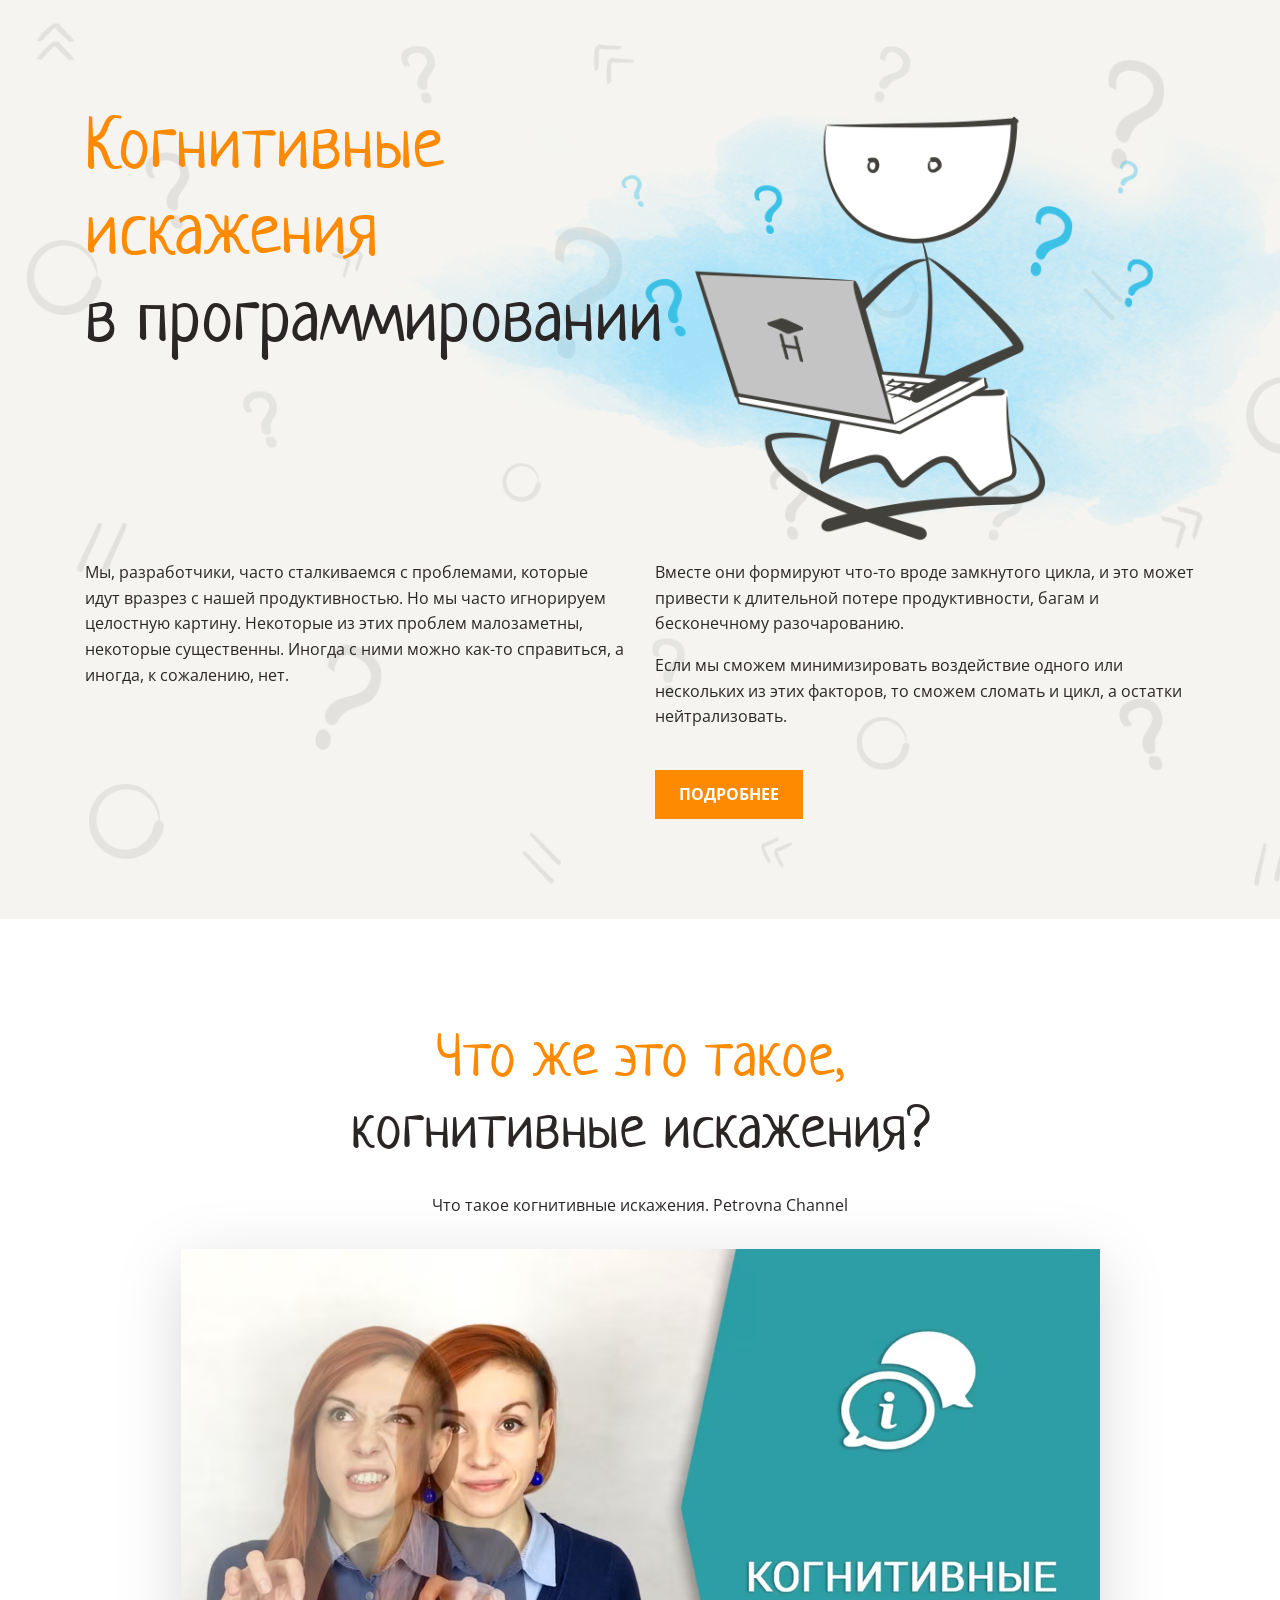
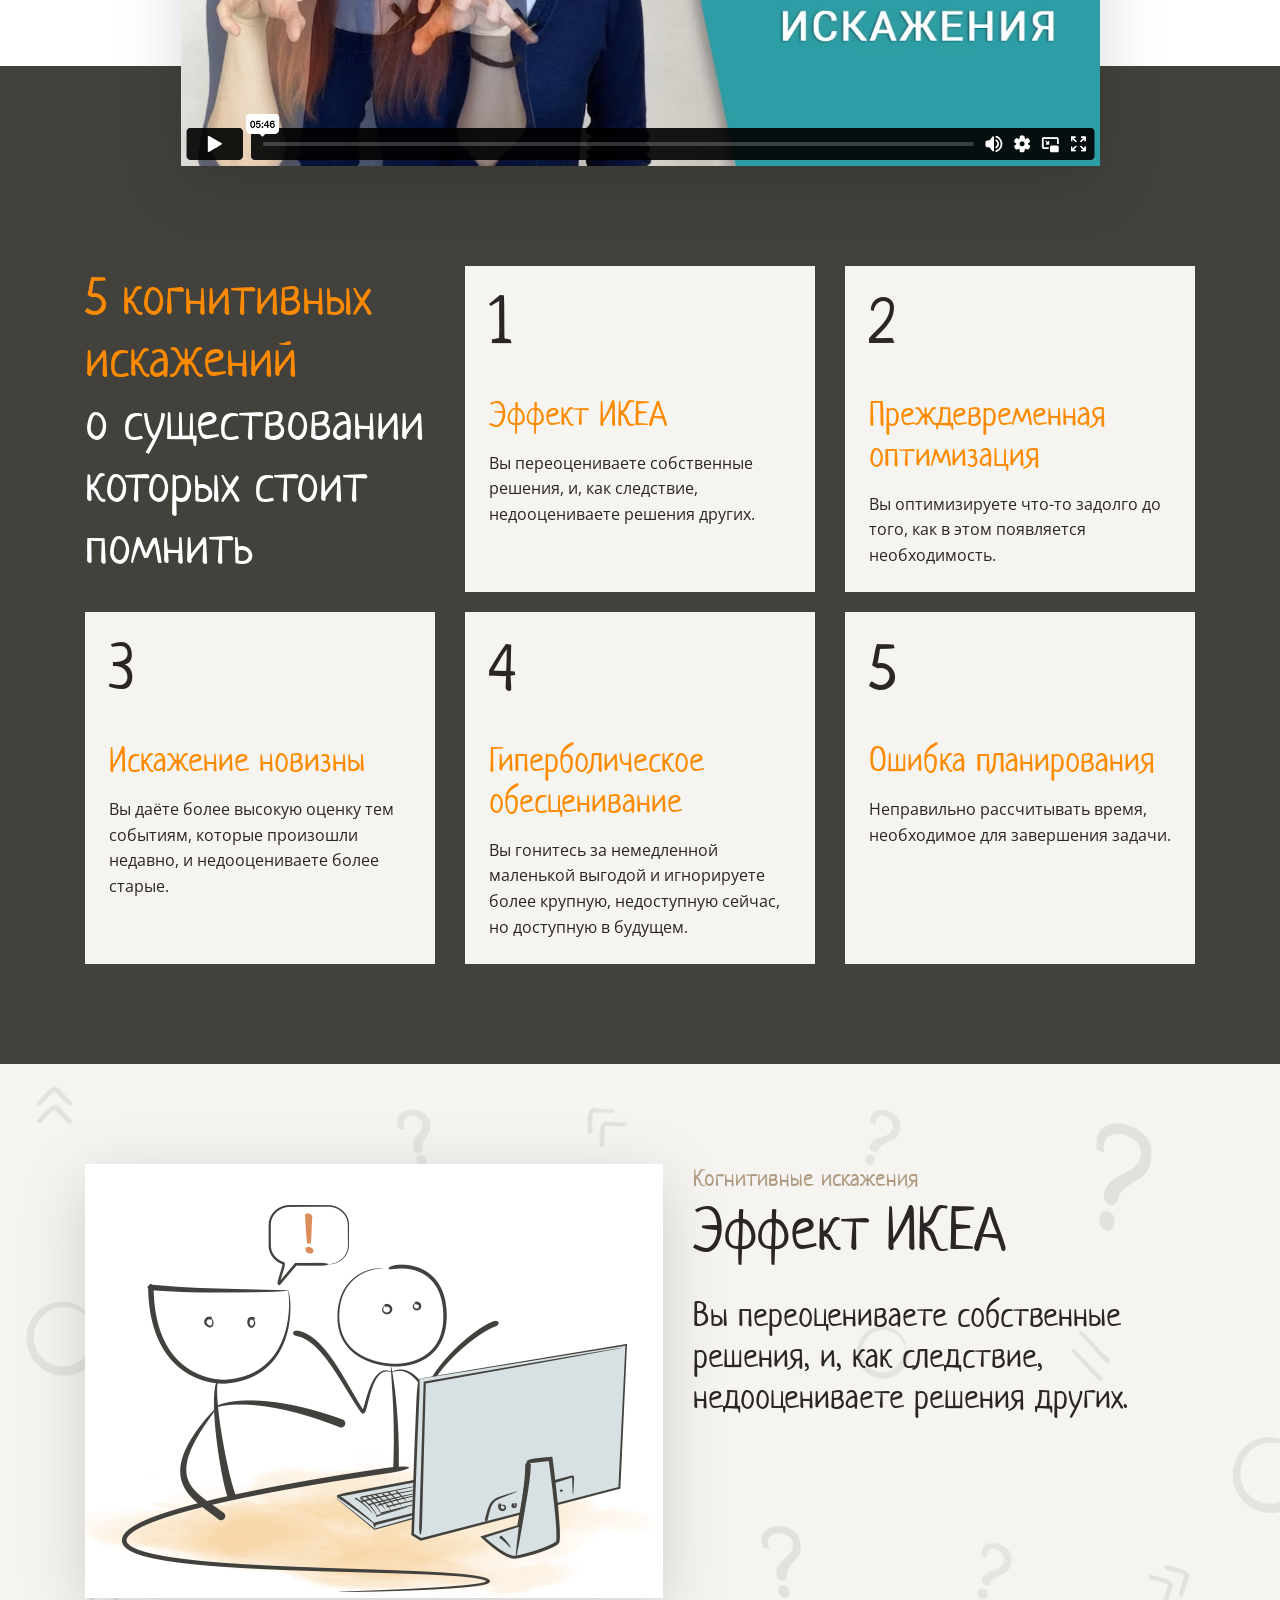
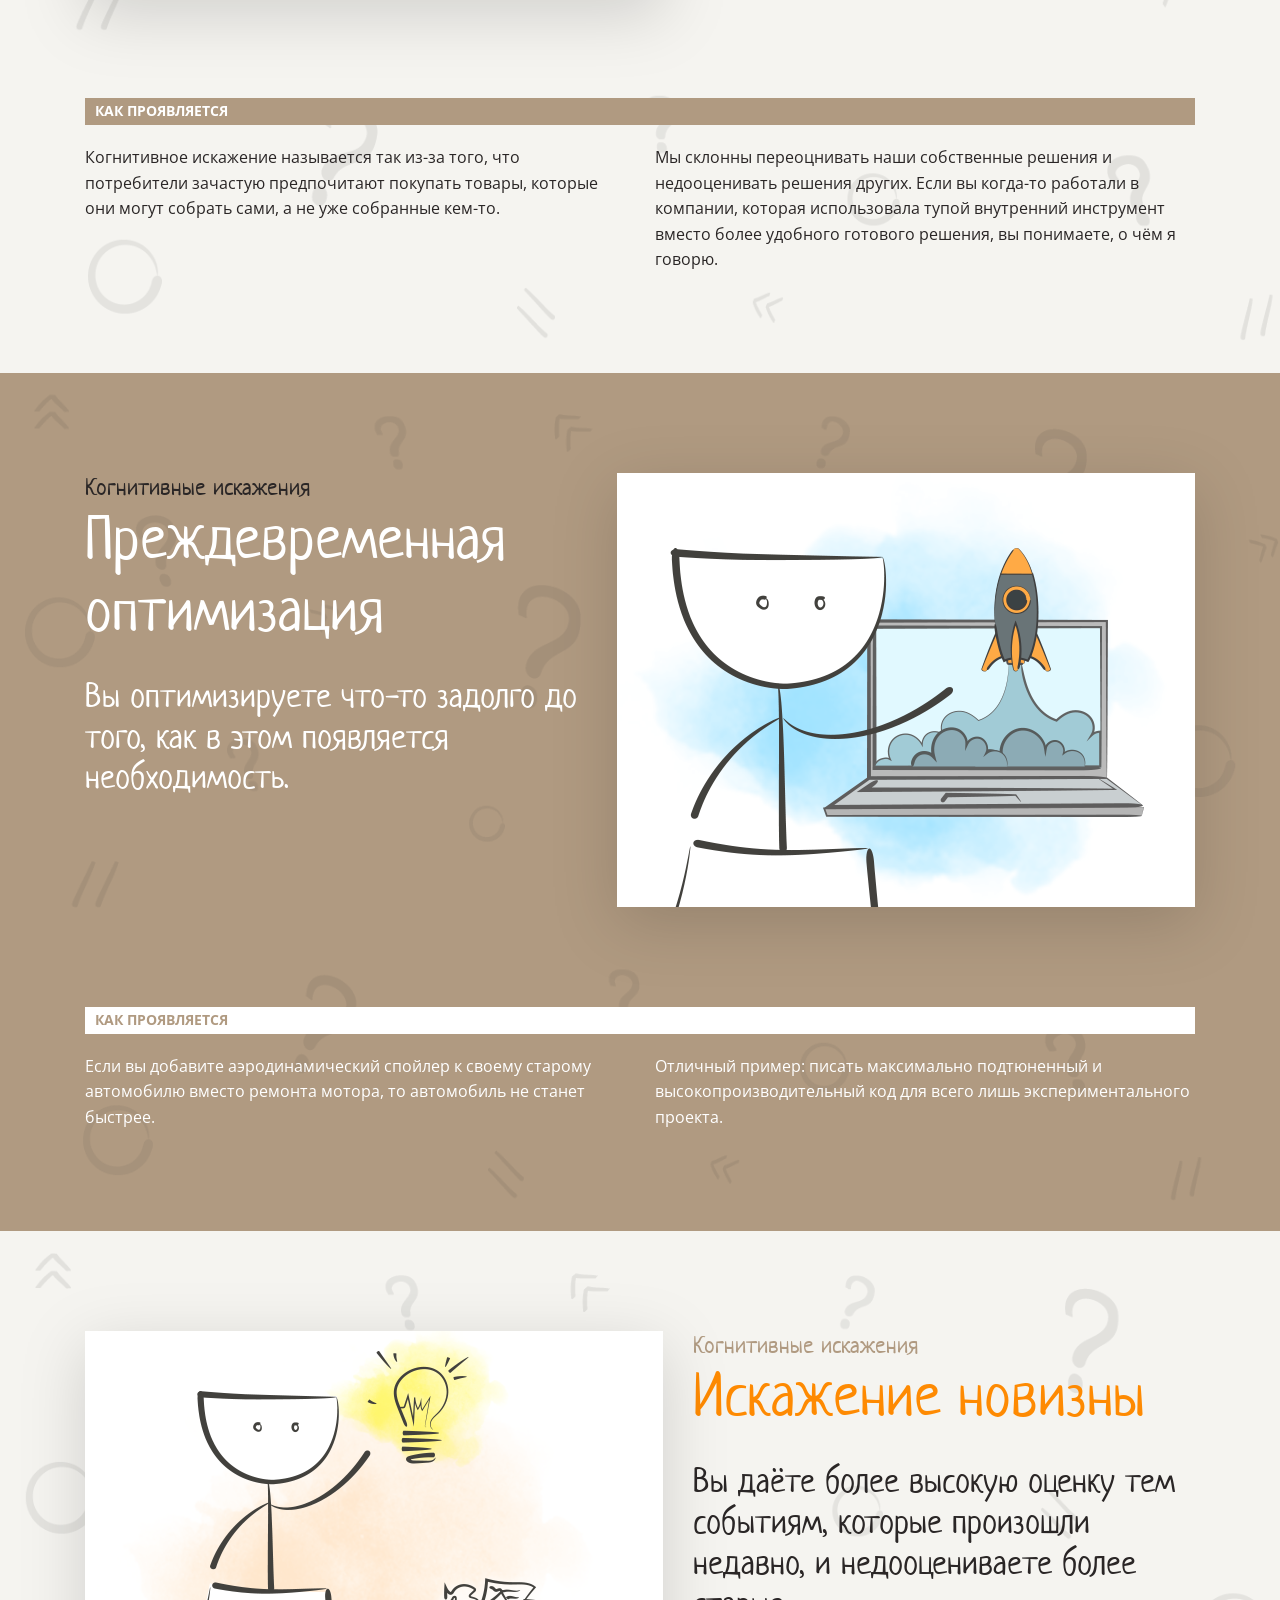
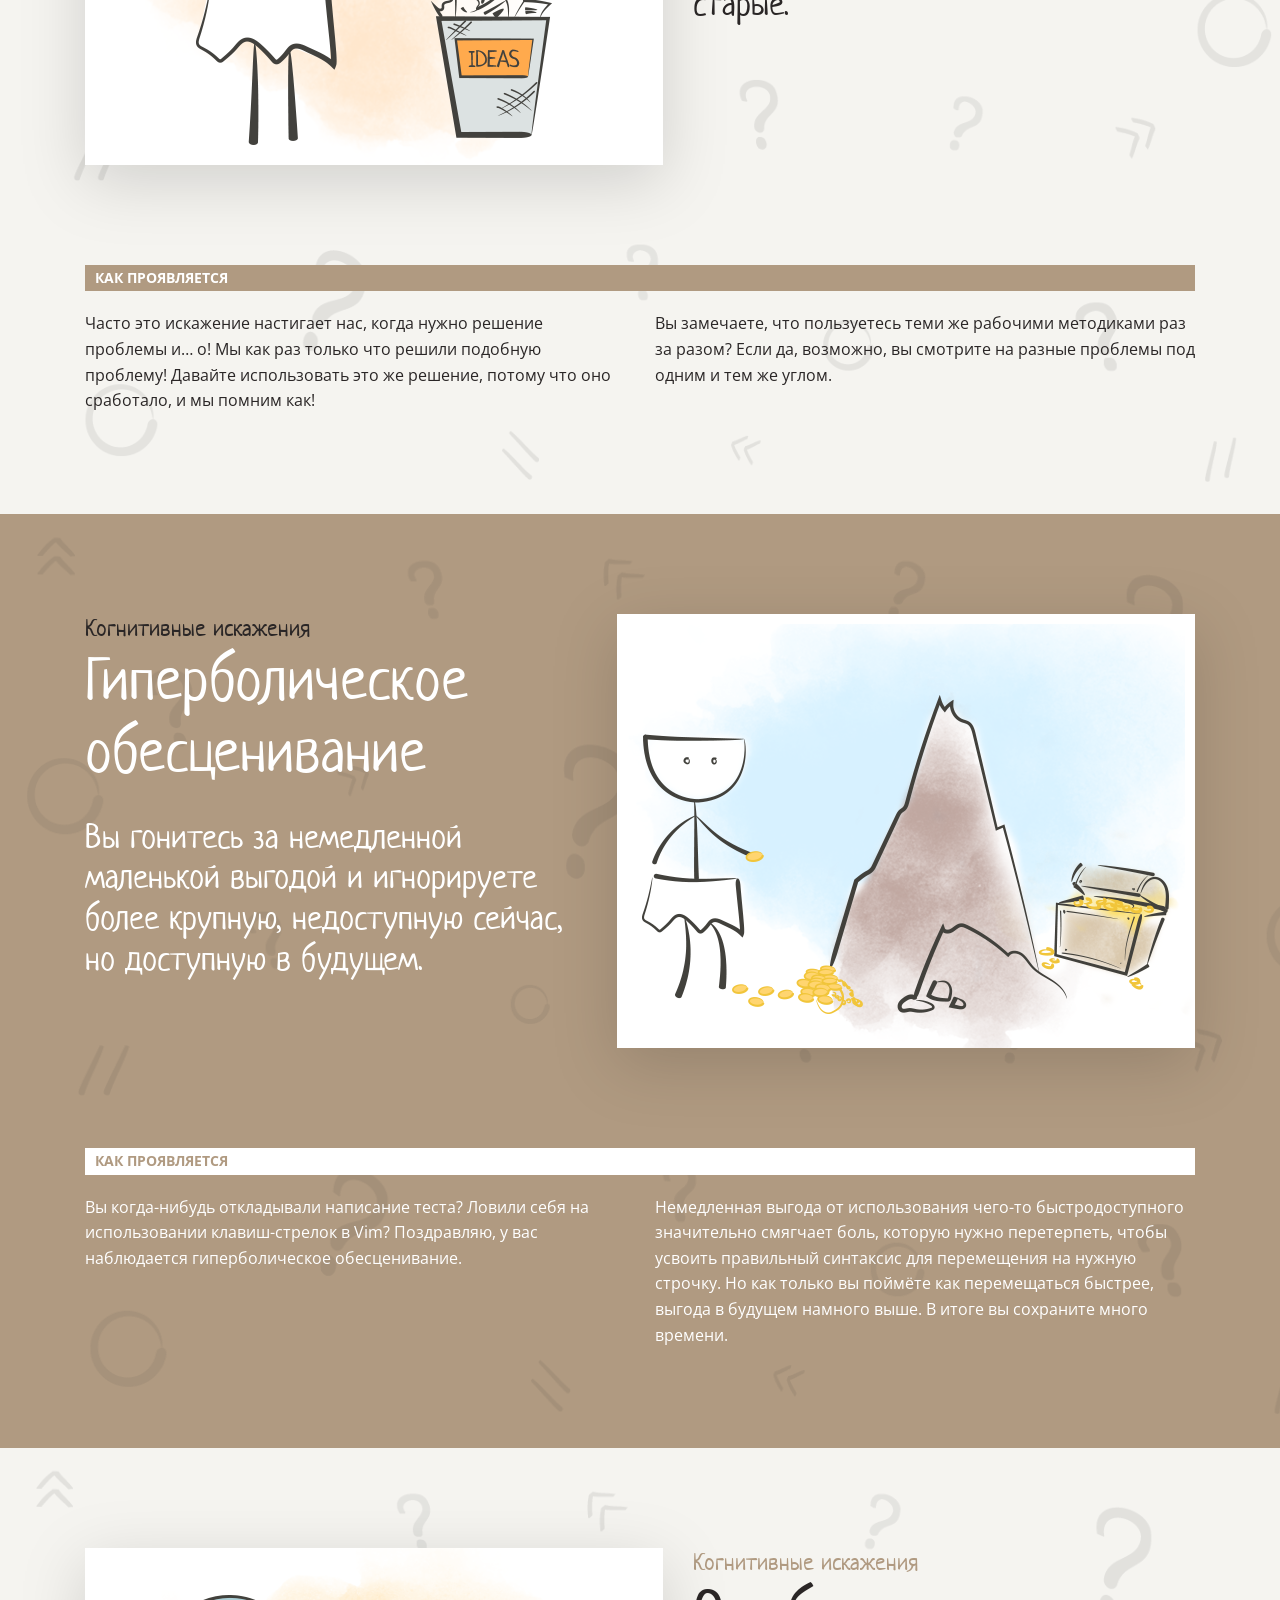
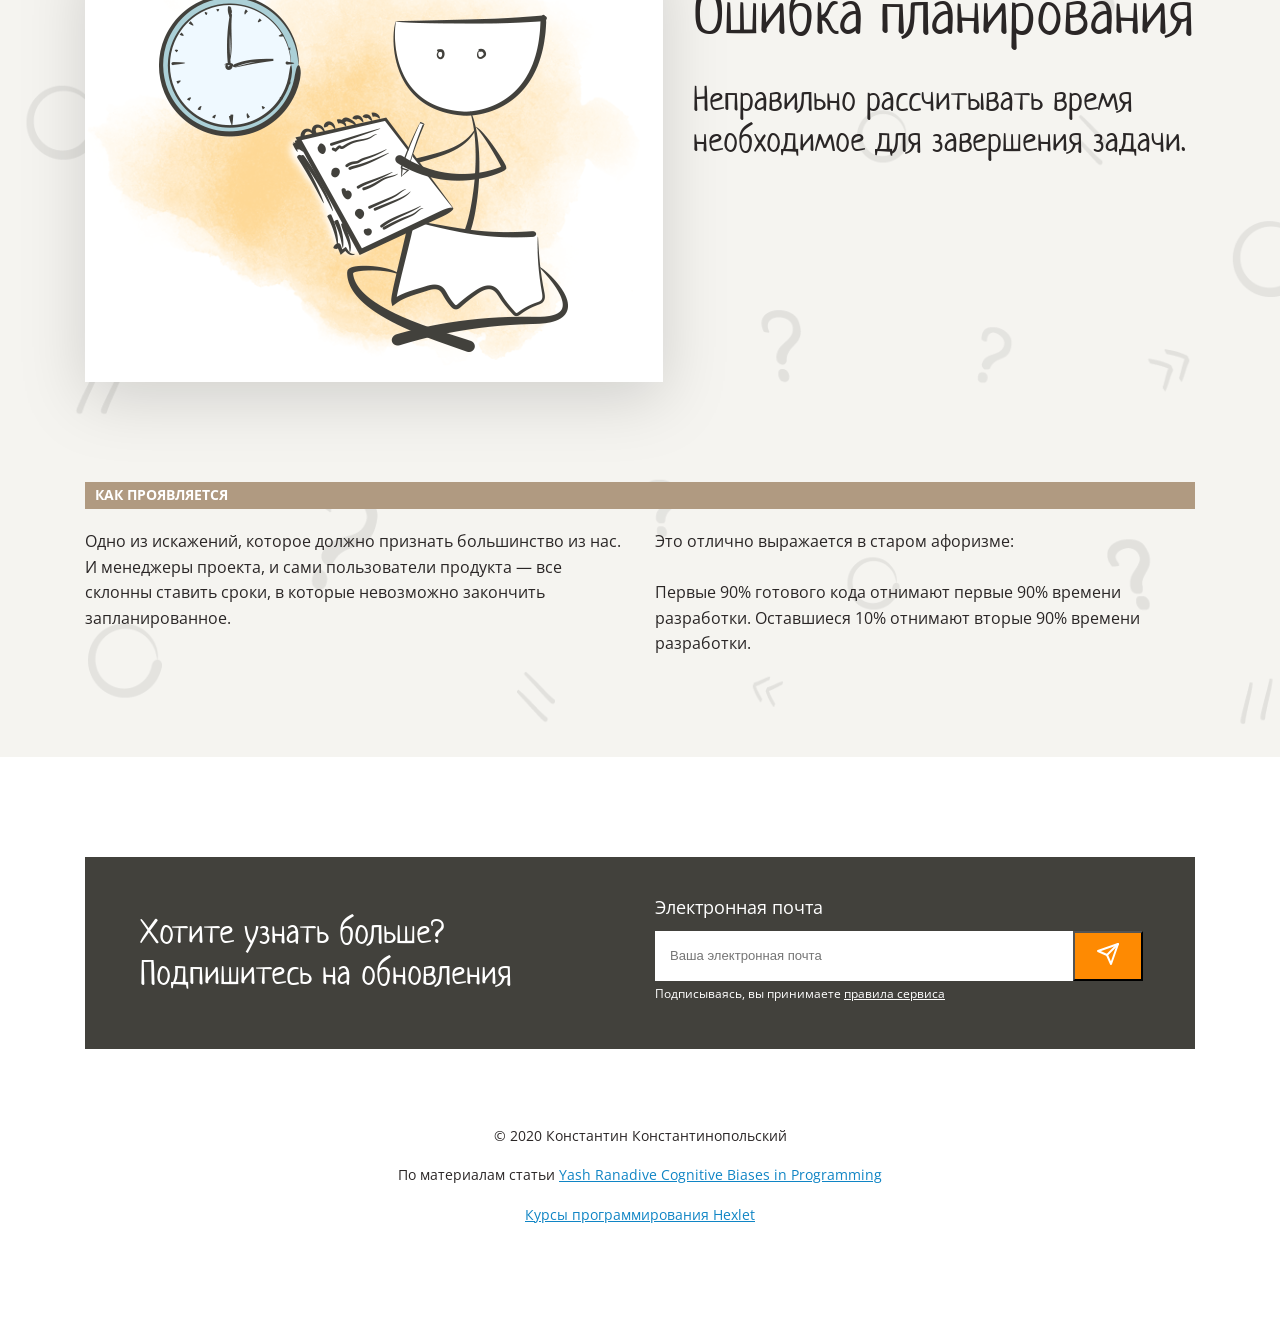
<file: src/index.html>
<!DOCTYPE html>
<html lang="ru">

<head>
    <meta charset="UTF-8">
    <meta name="viewport" content="width=device-width, initial-scale=1.0">
    <link rel="stylesheet" href="styles/styles.css">
    <title>Когнитивные искажения tishunator</title>
</head>

<body>
    <header class="overflow-x-hidden background-pattern">

        <div class="container ">
            <div class="d-flex flex-wrap">

                <h1 class="margin-0 "><span class="highlight">Когнитивные <br> искажения </span> <br>в
                    программировании
                </h1>

                <img src="img/main.png" class="img-header" alt="Иллюстрация когнитивных искажений">

            </div>
            <div class="header-text">

                <div class="text-column">
                    <p>Мы, разработчики, часто сталкиваемся с проблемами, которые идут вразрез с нашей
                        продуктивностью. Но мы часто
                        игнорируем целостную картину. Некоторые из этих проблем малозаметны, некоторые существенны.
                        Иногда с ними можно
                        как-то справиться, а иногда, к сожалению, нет.</p>
                </div>
                <div class="text-column">
                    <p>Вместе они формируют что-то вроде замкнутого цикла, и это может привести к длительной потере
                        продуктивности, багам и бесконечному разочарованию.</p>

                    <p class="margin-bottom-0">Если мы сможем минимизировать воздействие одного или нескольких из этих
                        факторов, то сможем
                        сломать и цикл, а остатки нейтрализовать.</p>

                    <a href="#" class="btn"> ПОДРОБНЕЕ </a>
                </div>

            </div>
        </div>

    </header>


    <section class="bg-white" id="preview-image">
        <div class="container ">

            <h2 class="center  margin-0 ">Что же это такое, <br><span class="dark-color"> когнитивные
                    искажения?</span> </h2>
            <p class="center margin-30">Что такое когнитивные искажения. Petrovna Channel</p>
            <a class="video-container shadow" href="https://youtu.be/jie9AizBqss?feature=shared"><img
                    src="img/preview.png" alt="izo"></a>
        </div>
    </section>



    <section id="navigation" class="bg-grey ">
        <div class="container padding-top-200  margin-top-neg-200 ">

            <div class="d-flex flex-wrap gap-column-20-row-30 ">

                <h2 class="section-title margin-0"><span class="highlight ">5 когнитивных искажений </span><br> о
                    существовании
                    которых стоит помнить</h2>
                <a href="#ikea-effect" class="card ">
                    <div class="card-number">1</div>
                    <h3 class="card-title">Эффект ИКЕА</h3>
                    <p class="margin-bottom-0">Вы переоцениваете собственные решения, и, как следствие, недооцениваете
                        решения других.</p>
                </a>
                <a href="#premature-optimization" class="card ">
                    <div class="card-number">2</div>
                    <h3 class="card-title">Преждевременная оптимизация</h3>
                    <p class="margin-bottom-0">Вы оптимизируете что-то задолго до того, как в этом появляется
                        необходимость.</p>
                </a>

                <a href="#distortion-of-novelty" class="card ">
                    <div class="card-number">3</div>
                    <h3 class="card-title">Искажение новизны</h3>
                    <p class="margin-bottom-0">Вы даёте более высокую оценку тем событиям, которые произошли недавно, и
                        недооцениваете более
                        старые.</p>
                </a>
                <a href="#hyperbolic-depreciation" class="card ">
                    <div class="card-number">4</div>
                    <h3 class="card-title">Гиперболическое обесценивание</h3>
                    <p class="margin-bottom-0">Вы гонитесь за немедленной маленькой выгодой и игнорируете более крупную,
                        недоступную сейчас,
                        но доступную в будущем.</p>
                </a>
                <a href="#errors-in-planning" class="card ">
                    <div class="card-number">5</div>
                    <h3 class="card-title">Ошибка планирования</h3>
                    <p class="margin-bottom-0">Неправильно рассчитывать время, необходимое для завершения задачи.</p>
                </a>
            </div>
        </div>
    </section>


    <section id="ikea-effect" class="background-pattern">
        <div class="container ">
            <div class="d-flex gap-30">
                <img src="img/1.png" class="shadow" alt="izo">
                <div class="right-block">
                    <div class="cognitive-distortions brown-color">Когнитивные искажения</div>
                    <h2 class="margin-0  dark-color">Эффект ИКЕА</h2>
                    <p class="cognitive-distortions-sent margin-0">Вы переоцениваете собственные решения, и, как
                        следствие,
                        недооцениваете решения других.</p>
                </div>
            </div>

            <h3 class="margin-top-100 margin-bottom-0 h3-brown-bg-white-color">КАК ПРОЯВЛЯЕТСЯ</h3>
            <div class="d-flex gap-30 ">
                <div class="text-column padding-top-20">Когнитивное искажение называется так из-за того, что потребители
                    зачастую предпочитают покупать товары, которые они могут собрать сами, а не уже собранные кем-то.
                </div>
                <div class="text-column padding-top-20">Мы склонны переоцнивать наши собственные решения и недооценивать
                    решения других. Если вы когда-то работали в компании, которая использовала тупой внутренний
                    инструмент вместо более удобного готового решения, вы понимаете, о чём я говорю.</div>
            </div>
        </div>
    </section>



    <section id="premature-optimization" class="background-pattern background-brown">
        <div class="container ">
            <div class="d-flex gap-30">
                <div class="right-block">
                    <div class="cognitive-distortions white-color-50">Когнитивные искажения</div>
                    <h2 class="white-color margin-0">Преждевременная оптимизация</h2>
                    <p class="cognitive-distortions-sent white-color margin-0">Вы оптимизируете что-то задолго до того,
                        как в
                        этом появляется необходимость.</p>
                </div>
                <img src="img/2.png" class="shadow" alt="izo">
            </div>

            <h3 class="margin-top-100 margin-bottom-0 h3-white-bg-brown-color">КАК ПРОЯВЛЯЕТСЯ</h3>
            <div class="d-flex gap-30  white">
                <div class="text-column padding-top-20 white-color">Если вы добавите аэродинамический спойлер к своему
                    старому автомобилю вместо ремонта мотора, то автомобиль не станет быстрее.</div>
                <div class="text-column padding-top-20 white-color">Отличный пример: писать максимально подтюненный и
                    высокопроизводительный код для всего лишь экспериментального проекта.</div>
            </div>
        </div>
    </section>


    <section id="distortion-of-novelty" class="background-pattern">
        <div class="container ">
            <div class="d-flex gap-30">
                <img src="img/3.png" class="shadow" alt="izo">
                <div class="right-block">
                    <div class="cognitive-distortions brown-color">Когнитивные искажения</div>
                    <h2 class="margin-0">Искажение новизны</h2>
                    <div class="cognitive-distortions-sent">Вы даёте более высокую оценку тем событиям, которые
                        произошли недавно, и недооцениваете более старые.</div>
                </div>
            </div>

            <h3 class="margin-top-100 margin-bottom-0 h3-brown-bg-white-color">КАК ПРОЯВЛЯЕТСЯ</h3>
            <div class="d-flex gap-30 ">
                <div class="text-column padding-top-20">Часто это искажение настигает нас, когда нужно решение проблемы
                    и… о! Мы как раз только что решили подобную проблему! Давайте использовать это же решение, потому
                    что оно сработало, и мы помним как!
                </div>
                <div class="text-column padding-top-20">Вы замечаете, что пользуетесь теми же рабочими методиками раз за
                    разом? Если да, возможно, вы смотрите на разные проблемы под одним и тем же углом.</div>
            </div>
        </div>
    </section>


    <section id="hyperbolic-depreciation" class=" background-pattern background-brown ">
        <div class="container ">
            <div class="d-flex gap-30">
                <div class="right-block">
                    <div class="cognitive-distortions white-color-50">Когнитивные искажения</div>
                    <h2 class="white-color margin-0">Гиперболическое обесценивание</h2>
                    <p class="cognitive-distortions-sent white-color margin-0">Вы гонитесь за немедленной маленькой
                        выгодой и
                        игнорируете более крупную, недоступную сейчас, но доступную в будущем.</p>
                </div>
                <img src="img/4.png" class="shadow" alt="izo">
            </div>

            <h3 class="margin-top-100 margin-bottom-0 h3-white-bg-brown-color ">КАК ПРОЯВЛЯЕТСЯ</h3>
            <div class="d-flex gap-30  white">
                <div class="text-column padding-top-20 white-color">Вы когда-нибудь откладывали написание теста? Ловили
                    себя на использовании клавиш-стрелок в Vim? Поздравляю, у вас наблюдается гиперболическое
                    обесценивание.</div>
                <div class="text-column padding-top-20 white-color">Немедленная выгода от использования чего-то
                    быстродоступного значительно смягчает боль, которую нужно перетерпеть, чтобы усвоить правильный
                    синтаксис для перемещения на нужную строчку. Но как только вы поймёте как перемещаться быстрее,
                    выгода в будущем намного выше. В итоге вы сохраните много времени.</div>
            </div>
        </div>
    </section>


    <section id="errors-in-planning" class="background-pattern">
        <div class=" container ">
            <div class="d-flex gap-30">
                <img src="img/5.png" class="shadow" alt="izo">
                <div class="right-block">
                    <div class="cognitive-distortions brown-color">Когнитивные искажения</div>
                    <h2 class="margin-0 dark-color">Ошибка планирования</h2>
                    <div class="cognitive-distortions-sent">Неправильно рассчитывать время необходимое для завершения
                        задачи.</div>
                </div>
            </div>

            <h3 class="margin-top-100 margin-bottom-0 h3-brown-bg-white-color">КАК ПРОЯВЛЯЕТСЯ</h3>
            <div class="d-flex gap-30 ">
                <div class="text-column padding-top-20">Одно из искажений, которое должно признать большинство из нас. И
                    менеджеры проекта, и сами пользователи продукта — все склонны ставить сроки, в которые невозможно
                    закончить запланированное.
                </div>

                <div class="text-column padding-top-20">Это отлично выражается в старом афоризме:<br><br>
                    Первые 90% готового кода отнимают первые 90% времени разработки. Оставшиеся 10% отнимают вторые 90%
                    времени разработки.</div>
            </div>
        </div>
    </section>

    <footer class="bg-white">
        <div class="container ">
            <div class="d-flex g-footer footer-style">
                <div class="cognitive-distortions-sent white-color footer-text">
                    <h3 class="padding-left-55px margin-0 white-color"> Хотите узнать больше? <br> Подпишитесь на
                        обновления </h3>
                </div>
                <form class="subscribe-form">
                    <label for="email">Электронная почта</label>
                    <div class="input-group">
                        <input type="email" id="email" placeholder="Ваша электронная почта" required>
                        <button type="submit" class="my-button" aria-label="Подписаться">
                            <svg width="24" height="24" viewBox="0 0 24 24" fill="none"
                                xmlns="http://www.w3.org/2000/svg">
                                <path d="M22 2L11 13" stroke="white" stroke-width="2" stroke-linecap="round"
                                    stroke-linejoin="round" />
                                <path d="M22 2L15 22L11 13L2 9L22 2Z" stroke="white" stroke-width="2"
                                    stroke-linecap="round" stroke-linejoin="round" />
                            </svg>

                        </button>
                    </div>
                    <div class="rules white-color">Подписываясь, вы принимаете <a href="#">правила сервиса</a></div>
                </form>
            </div>
            <div class="contact">
                <p>© 2020 Константин Константинопольский</p>
                <p>По материалам статьи <a
                        href="https://medium.com/hackernoon/cognitive-biases-in-programming-5e937707c27b">Yash Ranadive
                        Cognitive Biases in Programming</a> </p>
                <p><a href="https://ru.hexlet.io/">Курсы программирования Hexlet</a></p>
            </div>
        </div>
    </footer>

</body>

</html>
</file>
<file: src/styles/styles.css>
:root {
  --color-white: #fff;
  --color-white-translucent: #d7ccc0;
  --color-light: #f5f4f0;
  --color-primary: #fe8a02;
  --color-primary-dark: #42413c;
  --color-dark: #2a2626;
  --color-brown: #b09a81;
  --color-blue: #1085c5;
}

@font-face {
  font-weight: 300;
  font-family: "Open Sans";
  src: url("/..fonts/OpenSans-Light.ttf");
}

@font-face {
  font-weight: 400;
  font-family: "Open Sans";
  src: url("../fonts/OpenSans-Regular.ttf");
}

@font-face {
  font-weight: 700;
  font-family: "Open Sans";
  src: url("../fonts/OpenSans-Bold.ttf");
}

@font-face {
  font-family: Neucha-Regular;
  src: url("../fonts/Neucha-Regular.ttf");
}

body {
  font-family: "Open Sans", sans-serif;
  margin: 0;
  padding: 0;
  font-weight: 400;
  color: var(--color-dark);
  font-size: 16px;
  line-height: 1.6em;
  background-color: var(--color-light);
}

.overflow-x-hidden {
  overflow-x: hidden;
}

.margin-bottom-0 {
  margin-bottom: 0;
}

h1 {
  font-family: Neucha-Regular, cursive;
  line-height: 1.2em;
  font-size: 72px;
  font-weight: 400;
  color: var(--color-dark);
}

h2 {
  font-family: Neucha-Regular, cursive;
  line-height: 1.2em;
  font-size: 60px;
  font-weight: 400;
  color: var(--color-primary);
}

.dark-color {
  color: var(--color-dark);
}

h3 {
  font-family: Neucha-Regular, cursive;
  line-height: 1.2em;
  font-size: 34px;
  font-weight: 400;
  color: var(--color-dark);
}

.background-pattern {
  position: relative;
}

.background-pattern::before {
  content: "";
  position: absolute;
  top: 0;
  left: 0;
  width: 100%;
  height: 100%;
  background: url("../img/background.png") no-repeat;
  background-size: cover;
  opacity: 0.1;
  z-index: -1;
}

.container {
  width: 1110px;
  margin: 0 auto;
  position: relative;
  padding-top: 100px;
  padding-bottom: 100px;
}

.padding-top-100 {
  padding-top: 100px;
}

.padding-bottom-100 {
  padding-bottom: 100px;
}

.highlight {
  color: var(--color-primary);
}

.nowrap {
  white-space: nowrap;
}

.margin-0 {
  margin: 0;
  z-index: 1;
}

.d-flex {
  display: flex;
}

.flex-wrap {
  flex-wrap: wrap;
}

.img-header {
  position: absolute;
  height: 525px;
  top: 55px;
  right: -270px;
  z-index: -1;
}

.header-text {
  display: flex;
  margin-top: 185px;
  gap: 30px;
}

.text-column {
  flex: 1;
  min-width: 540px;
}

.btn {
  display: inline-block;
  background: var(--color-primary);
  color: var(--color-white);
  border: none;
  padding: 12px 24px;
  font-size: 16px;
  font-weight: bold;
  margin-top: 40px;
  text-decoration: none;
}

.video-container {
  position: relative;
  text-align: center;
  z-index: 2;
}

.video-container img {
  display: block;
  width: 919px;
  height: 517px;
  margin-left: auto;
  margin-right: auto;
}

.shadow {
  filter: drop-shadow(0 16px 32px rgba(0 0 0 / 15%));
}

.bg-white {
  position: relative;
}

.bg-white::before {
  content: "";
  position: absolute;
  top: 0;
  left: 0;
  width: 100%;
  height: 100%;
  background-color: var(--color-white);
  z-index: -1;
  background-size: cover;
}

.padding-top-200 {
  padding-top: 200px;
}

.margin-top-neg-200 {
  margin-top: -200px;
}

.bg-grey {
  position: relative;
}

.bg-grey::before {
  content: "";
  position: absolute;
  top: 0;
  left: 0;
  width: 100%;
  height: 100%;
  background-color: var(--color-primary-dark);
  z-index: -1;
  background-size: cover;
}

.center {
  text-align: center;
}

.margin-30 {
  margin-top: 30px;
  margin-bottom: 30px;
}

.gap-column-20-row-30 {
  column-gap: 30px;
  row-gap: 20px;
}

.gap-30 {
  gap: 30px;
}

.card {
  background: var(--color-light);
  color: var(--color-dark);
  text-decoration: none;
  flex-basis: 350px;
  box-sizing: border-box;
  padding: 24px;
  word-break: break-word;
}

.card:hover {
  background-color: var(--color-primary);
  color: var(--color-white);
}

.card-title {
  color: var(--color-primary);
  margin-bottom: 16px;
  font-family: Neucha-Regular, cursive;
  font-size: 34px;
  font-weight: 400;
}

.card:hover .card-title {
  background-color: var(--color-primary);
  color: var(--color-white);
}

h2.section-title {
  font-family: Neucha-Regular, cursive;
  font-size: 52px;
  line-height: 1.2em;
  flex-basis: 350px;
  color: var(--color-white);
}

.card-number {
  font-size: 64px;
  font-family: Neucha-Regular, cursive;
  line-height: 1;
  margin-bottom: 40px;
}

.cognitive-distortions {
  font-family: Neucha-Regular, cursive;
  font-size: 24px;
  line-height: 28.8px;
}

.cognitive-distortions-sent {
  font-family: Neucha-Regular, cursive;
  font-size: 34px;
  line-height: 40.8px;
  padding-top: 30px;
}

.h3-white-bg-brown-color {
  font-family: "Open Sans", sans-serif;
  font-size: 14px;
  line-height: 16.8px;
  font-weight: 700;
  color: var(--color-brown);
  background-color: var(--color-white);
  padding-top: 5px;
  padding-left: 10px;
  padding-bottom: 5px;
}

.h3-brown-bg-white-color {
  font-family: "Open Sans", sans-serif;
  font-size: 14px;
  line-height: 16.8px;
  font-weight: 700;
  color: var(--color-white);
  background-color: var(--color-brown);
  padding-top: 5px;
  padding-left: 10px;
  padding-bottom: 5px;
}

.margin-top-100 {
  margin-top: 100px;
}

.padding-top-20 {
  padding-top: 20px;
}

.background-brown {
  background-color: var(--color-brown);
  z-index: 0;
}

.white-color {
  color: var(--color-white);
}

.white-color-50 {
  color: var(--color-dark-translucent);
}

.brown-color {
  color: var(--color-brown);
}

.white-bg {
  background-color: var(--color-white);
}

.g-footer {
  background-color: var(--color-primary-dark);
}

.footer-text {
  flex: 1;
  padding-top: 55px;
  padding-bottom: 55px;
}

.subscribe-form {
  flex: 1;
  margin-top: 38px;
  margin-left: 30px;
}

.subscribe-form label {
  font-size: 18px;
  color: var(--color-white);
}

.subscribe-form input {
  background-color: var(--color-white);
  height: 50px;
  width: 418px;
}

.input-group {
  margin-top: 9px;
}

.input-group input::placeholder {
  color: #757575;
  font-size: 13.1px;
}

.input-group input {
  box-sizing: border-box;
  border: none;
  padding-left: 15px;
  height: 50px;
  padding-top: 0;
  padding-bottom: 0;
}

.rules {
  font-size: 12px;
}

.img-send {
  height: 50px;
  width: 70px;
}

.my-button {
  background-color: var(--color-primary);
  width: 70px;
  height: 50px;
  position: absolute;
  cursor: pointer;
}

.padding-left-55px {
  padding-left: 55px;
}

.contact {
  padding-top: 60px;
  font-size: 14px;
  text-align: center;
}

footer a {
  color: var(--color-blue);
}

.rules a {
  color: var(--color-white);
}
</file>
